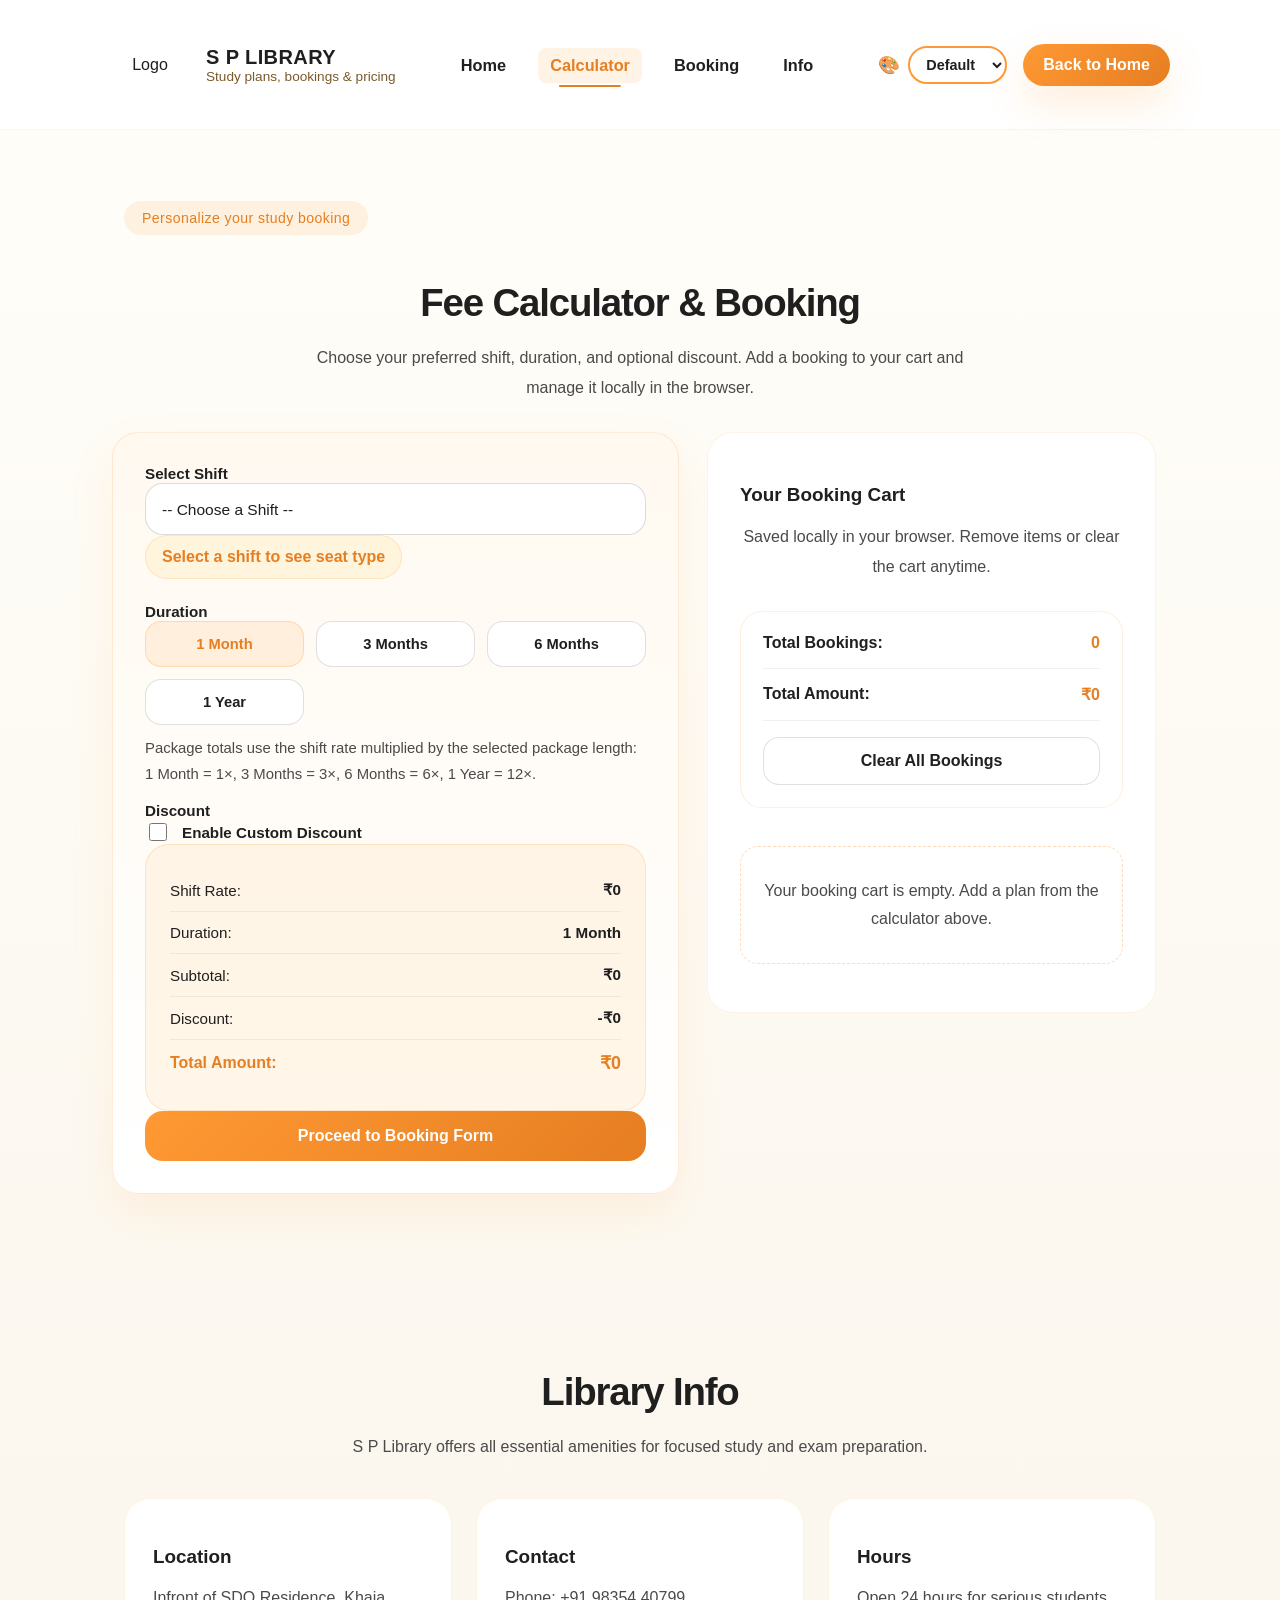
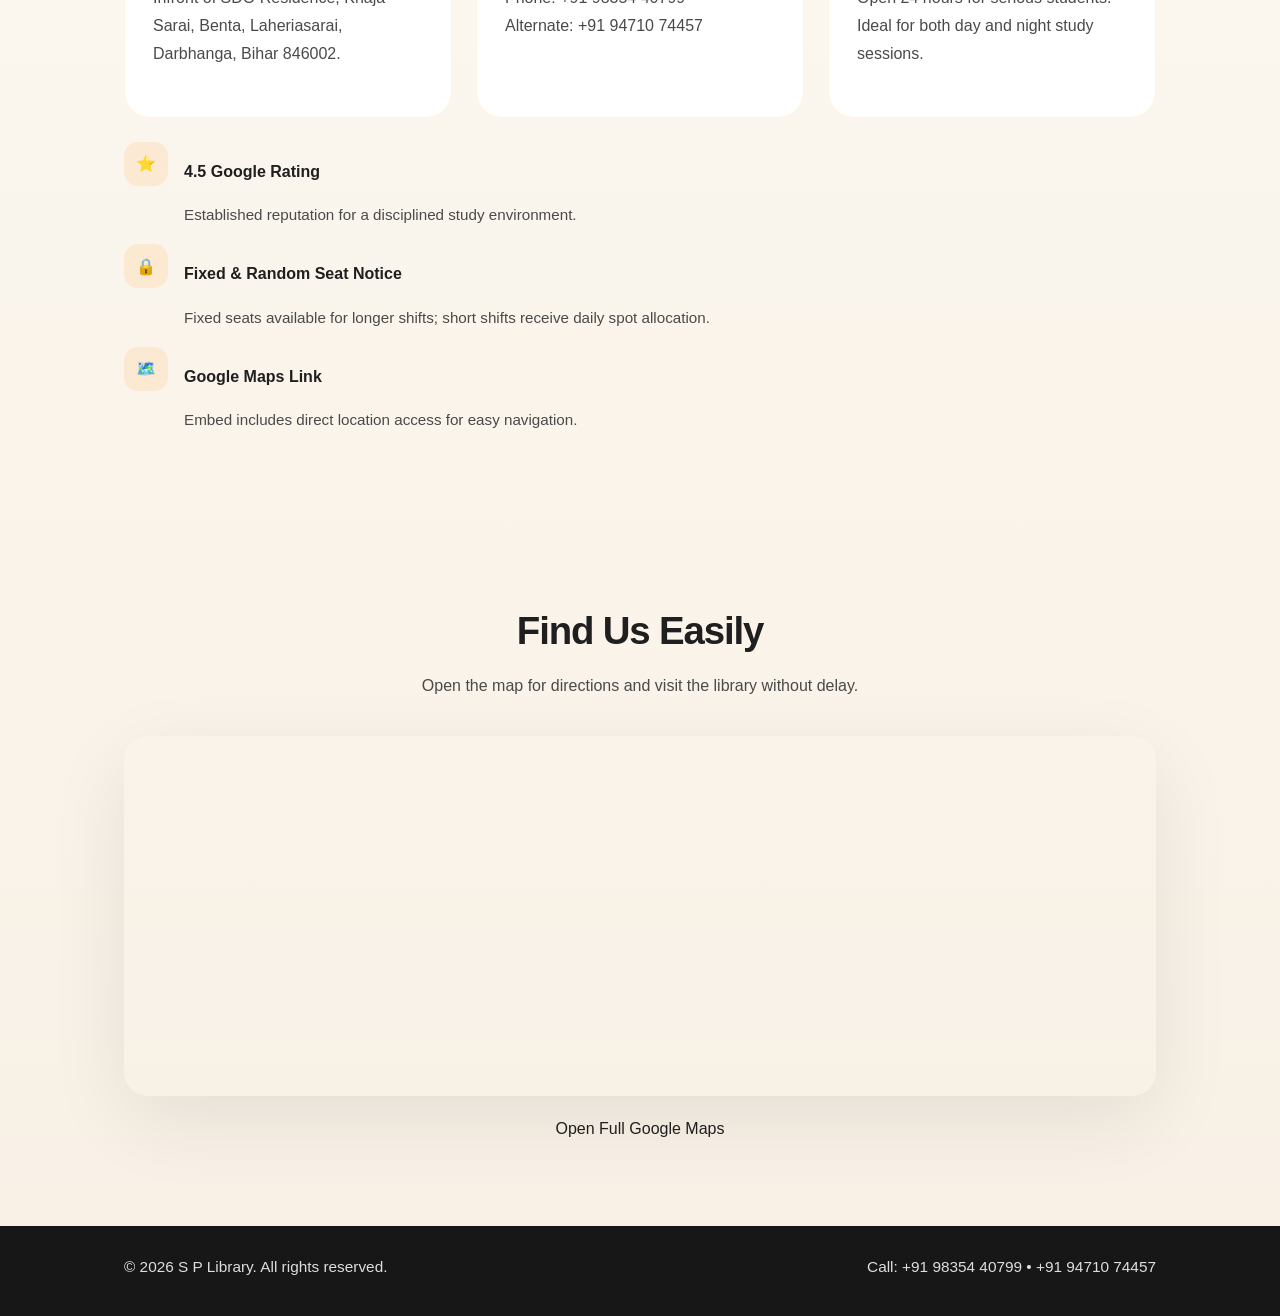
<file: calculator.html>
<!DOCTYPE html>
<html lang="en">
<head>
    <meta charset="UTF-8">
    <meta name="viewport" content="width=device-width, initial-scale=1.0">
    <title>Calculator | S P Library</title>
    <link rel="stylesheet" href="styles.css">
</head>
<body>
    <header class="header">
        <div class="container header-inner">
            <div class="brand">
                <div class="logo-box">Logo</div>
                <div>
                    <div class="site-name">S P LIBRARY</div>
                    <div style="font-size:.85rem; color: #7a5a2b;">Study plans, bookings & pricing</div>
                </div>
            </div>

            <nav class="nav" aria-label="Main navigation" id="main-nav">
                <a href="index.html">Home</a>
                <a href="#calculator">Calculator</a>
                <a href="#booking">Booking</a>
                <a href="#info">Info</a>
            </nav>

            <button class="hamburger" id="hamburger-btn" aria-label="Toggle navigation menu" aria-expanded="false">
                <span></span>
                <span></span>
                <span></span>
            </button>

            <div class="right-controls">
                <div class="theme-selector-wrapper">
                    <label class="theme-selector-label">🎨</label>
                    <select id="theme-selector">
                        <option value="default">Default</option>
                        <option value="dark">Dark</option>
                        <option value="pink">Pink</option>
                        <option value="skyblue">Sky</option>
                        <option value="baghwa">Orange</option>
                    </select>
                </div>
                <a class="cta-link" href="index.html">Back to Home</a>
            </div>
        </div>
    </header>

    <main>
        <section class="section" id="calculator">
            <div class="container">
                <span class="hero-badge">Personalize your study booking</span>
                <h2>Fee Calculator & Booking</h2>
                <p class="lead">Choose your preferred shift, duration, and optional discount. Add a booking to your cart and manage it locally in the browser.</p>
                <div class="hero-grid">
                    <div class="calculator-form card">
                        <div class="form-group">
                            <label for="shift-select">Select Shift</label>
                            <select id="shift-select" class="form-control">
                                <option value="">-- Choose a Shift --</option>
                                <option value="6-10|249|4|fixed">6 AM - 10 AM (4 hrs) · ₹249 · Fixed</option>
                                <option value="6-14|599|8|fixed">6 AM - 2 PM (8 hrs) · ₹599 · Fixed</option>
                                <option value="6-18|799|12|fixed">6 AM - 6 PM (12 hrs) · ₹799 · Fixed</option>
                                <option value="10-14|449|4|random">10 AM - 2 PM (4 hrs) · ₹449 · Random</option>
                                <option value="10-18|699|8|fixed">10 AM - 6 PM (8 hrs) · ₹699 · Fixed</option>
                                <option value="14-18|399|4|random">2 PM - 6 PM (4 hrs) · ₹399 · Random</option>
                                <option value="14-22|599|8|fixed">2 PM - 10 PM (8 hrs) · ₹599 · Fixed</option>
                                <option value="16-22|349|6|fixed">4 PM - 10 PM (6 hrs) · ₹349 · Fixed</option>
                                <option value="18-22|249|4|random">6 PM - 10 PM (4 hrs) · ₹249 · Random</option>
                                <option value="6-22|899|16|fixed">6 AM - 10 PM (16 hrs) · ₹899 · Fixed</option>
                                <option value="22-530|399|7.5|fixed">10 PM - 5:30 AM (7.5 hrs) · ₹399 · Fixed</option>
                            </select>
                        </div>
                        <div class="seat-info">
                            <div id="seat-type" class="seat-badge">Select a shift to see seat type</div>
                        </div>
                        <div class="form-group">
                            <label>Duration</label>
                            <div class="button-group">
                                <button class="duration-btn active" data-duration="30">1 Month</button>
                                <button class="duration-btn" data-duration="90">3 Months</button>
                                <button class="duration-btn" data-duration="180">6 Months</button>
                                <button class="duration-btn" data-duration="365">1 Year</button>
                            </div>
                            <p class="field-help">Package totals use the shift rate multiplied by the selected package length: 1 Month = 1×, 3 Months = 3×, 6 Months = 6×, 1 Year = 12×.</p>
                        </div>
                        <div class="form-group">
                            <label>Discount</label>
                            <div class="discount-config">
                                <input type="checkbox" id="use-discount" class="discount-checkbox">
                                <label for="use-discount" class="discount-label">Enable Custom Discount</label>
                            </div>
                            <div id="discount-inputs" class="discount-inputs hidden">
                                <input type="number" id="discount-percent" placeholder="Discount %" min="0" max="100" value="0">
                                <input type="text" id="discount-label" placeholder="Discount Name">
                            </div>
                        </div>
                        <div class="results-box">
                            <div class="result-row">
                                <span class="result-label">Shift Rate:</span>
                                <span id="daily-rate" class="result-value">₹0</span>
                            </div>
                            <div class="result-row">
                                <span class="result-label">Duration:</span>
                                <span id="duration-text" class="result-value">1 Month</span>
                            </div>
                            <div class="result-row">
                                <span class="result-label">Subtotal:</span>
                                <span id="subtotal" class="result-value">₹0</span>
                            </div>
                            <div id="discount-row" class="result-row hidden">
                                <span class="result-label" id="discount-label-display">Discount:</span>
                                <span id="discount-amount" class="result-value discount-amt">-₹0</span>
                            </div>
                            <div class="result-row total">
                                <span class="result-label">Total Amount:</span>
                                <span id="total-amount" class="result-value-total">₹0</span>
                            </div>
                        </div>
                        <button id="add-to-cart" class="btn-primary">Proceed to Booking Form</button>
                    </div>
                    <div class="card" id="booking">
                        <h3>Your Booking Cart</h3>
                        <p class="lead">Saved locally in your browser. Remove items or clear the cart anytime.</p>
                        <div id="booking-summary" class="booking-summary hidden">
                            <div class="summary-item">
                                <span>Total Bookings:</span>
                                <span id="total-bookings" class="summary-value">0</span>
                            </div>
                            <div class="summary-item">
                                <span>Total Amount:</span>
                                <span id="booking-total" class="summary-value">₹0</span>
                            </div>
                            <button id="clear-bookings" class="btn-secondary" style="width:100%;">Clear All Bookings</button>
                        </div>
                        <div id="booking-list" class="booking-list">
                            <p class="empty-message">No bookings yet. Add a plan from the calculator above.</p>
                        </div>
                    </div>
                </div>
            </div>
        </section>

        <section class="section" id="info">
            <div class="container">
                <h2>Library Info</h2>
                <p class="lead">S P Library offers all essential amenities for focused study and exam preparation.</p>
                <div class="grid-3">
                    <div class="card">
                        <h3>Location</h3>
                        <p>Infront of SDO Residence, Khaja Sarai, Benta, Laheriasarai, Darbhanga, Bihar 846002.</p>
                    </div>
                    <div class="card">
                        <h3>Contact</h3>
                        <p>Phone: +91 98354 40799<br>Alternate: +91 94710 74457</p>
                    </div>
                    <div class="card">
                        <h3>Hours</h3>
                        <p>Open 24 hours for serious students. Ideal for both day and night study sessions.</p>
                    </div>
                </div>
                <div class="feature-list" style="margin-top: 24px;">
                    <div class="feature-item">
                        <div class="feature-icon">⭐</div>
                        <div class="feature-content">
                            <h4>4.5 Google Rating</h4>
                            <p>Established reputation for a disciplined study environment.</p>
                        </div>
                    </div>
                    <div class="feature-item">
                        <div class="feature-icon">🔒</div>
                        <div class="feature-content">
                            <h4>Fixed & Random Seat Notice</h4>
                            <p>Fixed seats available for longer shifts; short shifts receive daily spot allocation.</p>
                        </div>
                    </div>
                    <div class="feature-item">
                        <div class="feature-icon">🗺️</div>
                        <div class="feature-content">
                            <h4>Google Maps Link</h4>
                            <p>Embed includes direct location access for easy navigation.</p>
                        </div>
                    </div>
                </div>
            </div>
        </section>

        <section class="section" id="map">
            <div class="container">
                <h2>Find Us Easily</h2>
                <p class="lead">Open the map for directions and visit the library without delay.</p>
                <iframe class="map-embed" src="https://www.google.com/maps/embed?pb=!1m18!1m12!1m3!1d3597.9847573821976!2d85.90579!3d26.123674!2m3!1f0!2f0!3f0!3m2!1i1024!2i768!4f13.1!3m3!1m2!1s0x39edb9327091d627%3A0x440876a55a5bb18f!2sS%20P%20LIBRARY!5e0!3m2!1sen!2sin!4v1234567890" allowfullscreen loading="lazy" referrerpolicy="no-referrer-when-downgrade"></iframe>
                <p class="text-center" style="margin-top:20px;"><a href="https://www.google.com/maps/place/S+P+LIBRARY/@26.1236741,85.9082912,731m/data=!3m2!1e3!4b1!4m6!3m5!1s0x39edb9327091d627:0x440876a55a5bb18f!8m2!3d26.1236741!4d85.9082912!16s%2Fg%2F11ygs88z9t" target="_blank" class="map-link">Open Full Google Maps</a></p>
            </div>
        </section>
    </main>

    <footer class="footer">
        <div class="container">
            <p>&copy; 2026 S P Library. All rights reserved.</p>
            <p>Call: +91 98354 40799 • +91 94710 74457</p>
        </div>
    </footer>
    <script src="hamburger.js"></script>
    <script src="navigation.js"></script>
    <script src="header-widgets.js"></script>
    <script src="script.js"></script>
</body>
</html>
</file>
<file: styles.css>
:root {
    --bhagwa: #FF9933;
    --bhagwa-dark: #E67E22;
    --gray-100: #F6F6F6;
    --gray-200: #EDEDED;
    --gray-400: #9E9E9E;
    --gray-600: #4A4A4A;
    --gray-900: #1F1F1F;
    --white: #FFFFFF;
    --shadow: 0 24px 80px rgba(0, 0, 0, 0.08);
    
    /* Theme Variables */
    --theme-primary: #FF9933;
    --theme-primary-dark: #E67E22;
    --theme-secondary: #7a5a2b;
    --theme-background: #fffef9;
    --theme-background-alt: #f8f0e5;
    --theme-text: #1F1F1F;
    --theme-text-light: #4A4A4A;
    --theme-card-bg: #FFFFFF;
    --theme-border: rgba(255, 153, 51, 0.12);
}

* {
    box-sizing: border-box;
}

html {
    scroll-behavior: smooth;
}

body {
    margin: 0;
    font-family: 'Inter', sans-serif;
    color: var(--theme-text);
    background: linear-gradient(180deg, var(--theme-background) 0%, var(--theme-background-alt) 100%);
}

img {
    max-width: 100%;
    display: block;
}

a {
    color: inherit;
    text-decoration: none;
}

button {
    font: inherit;
}

.container {
    width: min(1080px, calc(100% - 48px));
    max-width: 1080px;
    margin: 0 auto;
    padding-left: 24px;
    padding-right: 24px;
}

.header {
    background: rgba(255, 255, 255, 0.92);
    backdrop-filter: blur(16px);
    position: sticky;
    top: 1px;
    z-index: 50;
    border-bottom: 1px solid var(--theme-border);
    padding: 12px 0;
}

.header-inner {
    display: flex;
    align-items: center;
    justify-content: space-between;
    gap: 16px;
    padding: 12px 10px;
    flex-wrap: nowrap;
    min-height: 80px;
}

.logo-box {
    width: 80px;
    height: 80px;
    border-radius: 18px;
    display: grid;
    place-items: center;
    background: rgba(255, 255, 255, 0.78);
    overflow: hidden;
    flex-shrink: 0;
}

.logo-box img {
    width: 100%;
    height: 100%;
    object-fit: contain;
}

.brand {
    display: flex;
    align-items: center;
    gap: 16px;
    flex-shrink: 0;
}

.site-name {
    font-size: 1.25rem;
    font-weight: 900;
    letter-spacing: 0.02em;
    color: var(--gray-900);
}

.nav {
    display: flex;
    gap: 20px;
    align-items: center;
    flex: 1;
    margin: 0;
    position: relative;
    justify-content: center;
}

.nav a {
    color: var(--gray-700);
    font-weight: 600;
    font-size: 1.02rem;
    transition: all 0.3s ease;
    padding: 8px 12px;
    border-radius: 8px;
    position: relative;
}

.nav a::after {
    content: '';
    position: absolute;
    bottom: -4px;
    left: 50%;
    transform: translateX(-50%) scaleX(0);
    width: 60%;
    height: 2px;
    background: var(--theme-primary-dark);
    transition: transform 0.3s ease;
    border-radius: 1px;
}

.nav a:hover {
    color: var(--theme-primary-dark);
    background: rgba(255, 153, 51, 0.08);
    transform: translateY(-1px);
}

.nav a:hover::after {
    transform: translateX(-50%) scaleX(1);
}

.nav a.active {
    color: var(--theme-primary-dark);
    background: rgba(255, 153, 51, 0.12);
}

.nav a.active::after {
    transform: translateX(-50%) scaleX(1);
}

.nav .admin-link {
    color: var(--theme-primary-dark);
    font-weight: 700;
}

/* Hamburger Menu */
.hamburger {
    display: none;
    flex-direction: column;
    justify-content: center;
    align-items: center;
    background: none;
    border: none;
    cursor: pointer;
    gap: 6px;
    padding: 8px;
    transition: all 0.3s ease;
}

.hamburger span {
    display: block;
    width: 26px;
    height: 3px;
    background: var(--gray-700);
    border-radius: 2px;
    transition: all 0.3s ease;
}

.hamburger:hover span {
    background: var(--theme-primary-dark);
}

.hamburger.active span:nth-child(1) {
    transform: rotate(45deg) translate(12px, 12px);
}

.hamburger.active span:nth-child(2) {
    opacity: 0;
}

.hamburger.active span:nth-child(3) {
    transform: rotate(-45deg) translate(8px, -8px);
}

/* Tablet Navigation */
@media (max-width: 1024px) {
    .nav {
        gap: 16px;
    }

    .nav a {
        padding: 8px 10px;
        font-size: 0.95rem;
    }

    .right-controls {
        gap: 12px;
    }

    .cta-link {
        padding: 10px 16px;
        font-size: 0.85rem;
    }
}

/* Mobile Navigation */
@media (max-width: 768px) {
    .hamburger {
        display: flex;
    }

    .nav {
        display: none !important;
        position: fixed;
        top: 100%;
        left: 0;
        right: 0;
        background: var(--white);
        flex-direction: column;
        gap: 0;
        padding: 16px 0;
        border-bottom: 1px solid rgba(255, 153, 51, 0.16);
        box-shadow: 0 10px 30px rgba(0, 0, 0, 0.1);
        z-index: 999;
        justify-content: flex-start;
        flex: none;
    }

    .nav.active {
        display: flex !important;
    }

    .nav a {
        padding: 14px 20px;
        border-radius: 0;
        font-size: 0.95rem;
        border-bottom: 1px solid rgba(255, 153, 51, 0.08);
    }

    .nav a:last-child {
        border-bottom: none;
    }

    .nav a::after {
        display: none;
    }

    .nav a:hover {
        background: rgba(255, 153, 51, 0.1);
        transform: none;
    }

    .header-inner {
        flex-wrap: nowrap;
        gap: 12px;
        min-height: auto;
    }

    .right-controls {
        order: 3;
        gap: 8px;
        display: flex;
        align-items: center;
        flex-shrink: 0;
        padding: 0;
    }

    .right-controls .theme-selector-wrapper {
        display: none;
    }

    .right-controls .theme-selector-label {
        font-size: 1rem;
    }

    .cta-link {
        padding: 10px 14px;
        font-size: 0.85rem;
        white-space: nowrap;
    }

    .cta-link.primary {
        padding: 10px 16px;
    }

    .logo-box {
        width: 60px;
        height: 60px;
    }

    .site-name {
        font-size: 1rem;
    }
}

/* Small Mobile (Below 640px) */
@media (max-width: 640px) {
    .header {
        padding: 8px 0;
    }

    .header-inner {
        padding: 8px 8px;
        gap: 8px;
    }

    .logo-box {
        width: 50px;
        height: 50px;
    }

    .site-name {
        font-size: 0.95rem;
    }

    .site-name + div {
        font-size: 0.7rem !important;
    }

    .brand {
        gap: 10px;
    }

    .hamburger {
        padding: 4px;
    }

    .hamburger span {
        width: 22px;
        height: 2px;
    }

    .right-controls {
        gap: 6px;
    }

    .cta-link {
        padding: 8px 12px;
        font-size: 0.8rem;
    }

    .nav a {
        padding: 12px 16px;
        font-size: 0.9rem;
    }
}

.hero-content {
    max-width: 680px;
    margin: 0 auto;
    text-align: center;
}

.hero-badge {
    display: inline-flex;
    align-items: center;
    gap: 10px;
    padding: 10px 18px;
    border-radius: 999px;
    background: rgba(255, 153, 51, 0.12);
    color: var(--theme-primary-dark);
    line-height: 1.02;
    letter-spacing: -0.05em;
    margin-bottom: 24px;
}

.hero-title span {
    color: var(--theme-primary-dark);
}

.hero-sanskrit {
    font-family: 'Noto Sans Devanagari', 'Mangal', 'Arial', sans-serif;
    text-align: center;
}

/* Sanskrit shloka styling for the hero */
.hero-shloka{
    display: flex;
    flex-direction: column;
    align-items: center;
    gap: 10px;
    margin-bottom: 8px;
    position: relative;
}

/* Decorative frame elements */
.hero-shloka::before {
    content: '✧ नमस्ते ✧';
    display: block;
    font-size: 1.8rem;
    color: var(--theme-primary-dark);
    margin-bottom: 8px;
    font-weight: 900;
    letter-spacing: 0.3em;
    animation: shloka-float 3s ease-in-out infinite;
}

.shloka-text{
    font-family: 'Noto Serif', 'Noto Sans Devanagari', serif;
    font-size: clamp(1.6rem, 4.8vw, 2.8rem);
    color: var(--theme-primary-dark);
    font-weight: 900;
    letter-spacing: -0.02em;
    text-align: center;
    padding: 24px 32px;
    border-radius: 999px;
    background: linear-gradient(135deg, rgba(255,243,225,0.95) 0%, rgba(255,250,240,0.7) 100%);
    box-shadow: 0 16px 40px rgba(230,126,34,0.12),
                inset 0 1px 0 rgba(255, 255, 255, 0.6);
    /* Cultural aesthetic frame */
    border: 3px solid var(--theme-primary-dark);
    position: relative;
    animation: shloka-glow 4s ease-in-out infinite;
    overflow: hidden;
}

/* Inner decorative glow */
.shloka-text::before {
    content: '';
    position: absolute;
    inset: 0;
    background: radial-gradient(circle at 20% 50%, rgba(255, 153, 51, 0.1), transparent),
                radial-gradient(circle at 80% 50%, rgba(230, 126, 34, 0.1), transparent);
    pointer-events: none;
    border-radius: 999px;
}

.shloka-text::after {
    content: '';
    position: absolute;
    inset: 3px;
    border: 1px dotted var(--theme-primary-dark);
    border-radius: 999px;
    opacity: 0.3;
    pointer-events: none;
}

@keyframes shloka-glow {
    0%, 100% { 
        box-shadow: 0 16px 40px rgba(230,126,34,0.12),
                    inset 0 1px 0 rgba(255, 255, 255, 0.6);
    }
    50% { 
        box-shadow: 0 20px 60px rgba(230,126,34,0.2),
                    inset 0 1px 0 rgba(255, 255, 255, 0.8);
    }
}

@keyframes shloka-float {
    0%, 100% { transform: translateY(0px); opacity: 0.7; }
    50% { transform: translateY(-4px); opacity: 1; }
}
.shloka-meaning{
    font-size: 1.15rem;
    color: var(--gray-600);
    max-width: 720px;
    text-align: center;
    font-style: italic;
    margin-top: 12px;
    padding: 18px 28px;
    background: linear-gradient(135deg, rgba(255,243,225,0.6) 0%, rgba(255,250,240,0.4) 100%);
    border: 2px solid rgba(230,126,34,0.25);
    border-radius: 12px;
    line-height: 1.6;
    font-weight: 500;
}

.hero-title{
    margin-top: 14px;
}

/* Notice Section Styles */
.hero-notices {
    display: grid;
    gap: 16px;
    margin-bottom: 32px;
    animation: notices-slideIn 0.6s ease-out;
}

@keyframes notices-slideIn {
    from { opacity: 0; transform: translateY(-10px); }
    to { opacity: 1; transform: translateY(0); }
}

.notices-grid {
    display: grid;
    grid-template-columns: repeat(auto-fit, minmax(280px, 1fr));
    gap: 16px;
}

.floating-whatsapp, .floating-call { display: none !important; }

.notice-title::before {
    content: '📢';
    font-size: 1.2rem;
}

.notice-content {
    font-size: 0.95rem;
    color: var(--theme-text);
    line-height: 1.5;
    margin: 0;
}

.notice-meta {
    font-size: 0.85rem;
    color: var(--theme-text-light);
    margin-top: 10px;
    font-style: italic;
}

/* Theme Selector */
.theme-selector-wrapper {
    display: flex;
    align-items: center;
    gap: 12px;
}

.theme-selector-label {
    font-size: 0.9rem;
    font-weight: 600;
    color: var(--gray-600);
}

#theme-selector {
    padding: 8px 12px;
    border-radius: 999px;
    border: 2px solid var(--theme-primary);
    background: var(--white);
    color: var(--theme-text);
    font-weight: 600;
    font-size: 0.9rem;
    cursor: pointer;
    transition: all 0.3s ease;
}

#theme-selector:hover {
    box-shadow: 0 6px 16px rgba(255, 153, 51, 0.18);
}

.hero-text {
    font-size: 1rem;
    line-height: 1.9;
    color: var(--gray-600);
    margin: 0 auto 32px;
    max-width: 680px;
}

.hero-buttons {
    display: flex;
    flex-wrap: wrap;
    gap: 14px;
    justify-content: center;
}

.right-controls {
    display: flex;
    gap: 16px;
    align-items: center;
    flex-shrink: 0;
}

.right-controls .theme-selector-wrapper {
    display: flex;
    align-items: center;
    gap: 8px;
}

.right-controls .theme-selector-label {
    font-size: 1.1rem;
    font-weight: 600;
}

.cta-link {
    display: inline-flex;
    align-items: center;
    justify-content: center;
    padding: 12px 20px;
    border-radius: 999px;
    background: linear-gradient(135deg, var(--theme-primary), var(--theme-primary-dark));
    color: var(--white);
    font-weight: 700;
    box-shadow: 0 18px 40px rgba(255, 153, 51, 0.18);
    transition: all 0.3s ease;
}

.cta-link:hover {
    transform: translateY(-2px);
    box-shadow: 0 24px 50px rgba(255, 153, 51, 0.25);
}

.cta-link.primary {
    padding: 12px 24px;
    border-radius: 20px;
    background: linear-gradient(135deg, #ff5f8b, #ff3b6b);
    color: #fff;
    box-shadow: 0 10px 30px rgba(255, 59, 107, 0.12);
}

.hero-visual {
    min-height: 460px;
    border-radius: 32px;
    overflow: hidden;
    display: grid;
    place-items: center;
    box-shadow: var(--shadow);
    background: radial-gradient(circle at top left, rgba(255, 153, 51, 0.18), transparent 34%),
                radial-gradient(circle at bottom right, rgba(230, 126, 34, 0.15), transparent 32%),
                linear-gradient(180deg, #ffffff 0%, #fff8ef 100%);
}

.hero-visual img {
    width: 100%;
    height: 100%;
    object-fit: cover;
    border-radius: 28px;
    box-shadow: 0 30px 90px rgba(0, 0, 0, 0.08);
}

.hero-visual { position: relative; }
.hero-visual-overlay{
    position: absolute; inset: 0; border-radius: 28px;
    background: linear-gradient(180deg, rgba(255,255,255,0.0) 0%, rgba(255,247,238,0.35) 70%);
    pointer-events: none;
}

.hero-links {
    display: flex;
    flex-wrap: wrap;
    justify-content: center;
    gap: 14px;
    margin-top: 26px;
}

.hero-secondary {
    display: inline-flex;
    align-items: center;
    gap: 10px;
    padding: 12px 20px;
    border-radius: 999px;
    background: #ffffff;
    color: var(--bhagwa-dark);
    border: 1px solid rgba(230, 126, 34, 0.15);
    box-shadow: 0 16px 45px rgba(255, 153, 51, 0.10);
    font-weight: 700;
}

.hero-secondary:hover {
    transform: translateY(-1px);
}

.hero-icon {
    font-size: 1.05rem;
}

.floating-whatsapp {
    position: fixed;
    right: 20px;
    bottom: 24px;
    z-index: 60;
    display: inline-flex;
    align-items: center;
    justify-content: center;
    padding: 14px 18px;
    border-radius: 999px;
    background: linear-gradient(135deg, #2eb82e, #25d366);
    color: #ffffff;
    font-weight: 700;
    box-shadow: 0 22px 50px rgba(0, 0, 0, 0.16);
    text-decoration: none;
}

.floating-whatsapp:hover {
    transform: translateY(-1px);
}

/* Floating call button (above WhatsApp) */
.floating-call {
    position: fixed;
    right: 20px;
    bottom: 88px;
    z-index: 60;
    display: inline-flex;
    align-items: center;
    justify-content: center;
    gap: 8px;
    padding: 14px 18px;
    min-width: 140px;
    border-radius: 999px;
    background: linear-gradient(135deg, #2196F3, #0D47A1);
    color: var(--white);
    font-weight: 800;
    font-size: 1rem;
    box-shadow: 0 22px 50px rgba(0, 0, 0, 0.16);
    text-decoration: none;
}

.floating-call span:first-child { display:inline-block; transform: translateY(1px); }

.floating-call:hover { transform: translateY(-1px); }

.section {
    padding: 72px 0;
}

.section h2 {
    text-align: center;
    margin-left: auto;
    margin-right: auto;
}

.section p.lead {
    text-align: center;
    margin-left: auto;
    margin-right: auto;
}

.section-highlight {
    max-width: 1120px;
    margin: 0 auto;
    background: linear-gradient(180deg, rgba(255, 243, 225, 0.95), #fffaf0);
    border: 1px solid rgba(255, 153, 51, 0.16);
    border-radius: 32px;
    padding: 36px 32px;
}

@media (max-width: 960px) {
    .hero-inner {
        grid-template-columns: 1fr;
        gap: 32px;
    }

    .hero-visual {
        min-height: 340px;
    }
}

@media (max-width: 720px) {
    .header-inner,
    .hero-content,
    .section-highlight,
    .container {
        padding-left: 0;
        padding-right: 0;
    }

    .nav {
        display: flex;
        gap: 18px;
        align-items: center;
    }

    .right-controls {
        display: flex;
        gap: 12px;
        align-items: center;
    }

    .right-controls .theme-selector-wrapper {
        display: flex;
        align-items: center;
        gap: 6px;
    }

    .right-controls .theme-selector-label { font-size: 1.05rem }

    .cta-link.primary {
        padding: 10px 18px;
        border-radius: 20px;
        background: linear-gradient(135deg,#ff5f8b,#ff3b6b);
        color: #fff;
        box-shadow: 0 10px 30px rgba(255,59,107,0.12);
    }

    .hero-title {
        font-size: clamp(2.6rem, 10vw, 3.6rem);
    }

    .hero-text,
    .hero-buttons,
    .hero-links {
        justify-content: center;
    }

    .plan-grid,
    .grid-3 {
        grid-template-columns: 1fr;
    }

    .nav {
        justify-content: center;
    }
}


.section h2 {
    font-size: clamp(2.2rem, 3vw, 3.35rem);
    margin-bottom: 18px;
    letter-spacing: -0.03em;
}

.section p.lead {
    max-width: 740px;
    color: var(--gray-600);
    line-height: 1.85;
    margin-bottom: 36px;
    font-size: 1rem;
}

.grid-3 {
    display: grid;
    grid-template-columns: repeat(3, minmax(0, 1fr));
    gap: 24px;
}

.card {
    background: var(--theme-card-bg);
    border-radius: 26px;
    padding: 28px;
    border: 1px solid var(--theme-border);
    min-height: 220px;
}

.card h3 {
    font-size: 1.18rem;
    margin-bottom: 14px;
}

.card p {
    color: var(--gray-600);
    line-height: 1.75;
}

.feature-list {
    display: grid;
    gap: 16px;
}

.feature-item {
    display: flex;
    gap: 16px;
    align-items: flex-start;
}

.feature-icon {
    min-width: 44px;
    width: 44px;
    height: 44px;
    border-radius: 14px;
    background: rgba(255, 153, 51, 0.14);
    display: grid;
    place-items: center;
    color: var(--theme-primary-dark);
    }

    .feature-content p {
        margin: 0;
        color: var(--gray-600);
        line-height: 1.7;
        font-size: 0.95rem;
    }

    .plan-grid {
        display: grid;
        grid-template-columns: repeat(auto-fit, minmax(240px, 1fr));
        gap: 18px;
        align-items: stretch;
    }

    .plan-card {
        border-radius: 18px;
        border: 1px solid rgba(255, 153, 51, 0.12);
        padding: 20px;
        box-shadow: 0 12px 30px rgba(255, 153, 51, 0.06);
        display: flex;
        flex-direction: column;
        justify-content: space-between;
        min-height: 100px;
        background: linear-gradient(180deg, rgba(255,255,255,0.98), rgba(255,250,245,0.95));
    }

.plan-card h4 {
    margin-top: 0;
    margin-bottom: 12px;
    font-size: 1rem;
}

.plan-card span {
    display: inline-flex;
    padding: 8px 12px;
    border-radius: 999px;
    background: rgba(255, 153, 51, 0.12);
    color: var(--bhagwa-dark);
    font-weight: 700;
    font-size: 0.86rem;
}

#calculator h2,
#calculator h3 {
    color: var(--gray-900);
}

#calculator .hero-grid {
    display: grid;
    grid-template-columns: 1.2fr 0.95fr;
    gap: 28px;
    align-items: start;
    margin-left: -12px;
}

#calculator .card {
    padding: 32px;
}

#calculator .calculator-form {
    background: linear-gradient(180deg, #fff9f0, #ffffff);
    border: 1px solid rgba(255, 153, 51, 0.18);
    box-shadow: 0 20px 45px rgba(255, 153, 51, 0.10);
}

#calculator .booking-summary {
    background: rgba(255, 255, 255, 0.95);
    border-radius: 22px;
    padding: 22px;
    margin-bottom: 22px;
    border: 1px solid rgba(255, 153, 51, 0.16);
}

#calculator .lead {
    max-width: 680px;
    color: var(--gray-600);
    margin-bottom: 30px;
}

#calculator .map-link {
    display: inline-flex;
    align-items: center;
    justify-content: center;
    margin: 0 auto;
    padding: 12px 20px;
    border-radius: 999px;
    background: #ffffff;
    color: var(--bhagwa-dark);
    box-shadow: 0 18px 40px rgba(255, 153, 51, 0.14);
    border: 1px solid rgba(255, 153, 51, 0.16);
    text-decoration: none;
    font-weight: 700;
}

#calculator .map-link:hover {
    background: rgba(255, 244, 229, 0.95);
}

.field-help {
    margin-top: 10px;
    font-size: 0.93rem;
    color: var(--gray-600);
    line-height: 1.6;
}

#calculator .hero-badge {
    font-size: 0.88rem;
    letter-spacing: 0.03em;
    margin-bottom: 14px;
}

#calculator .summary-item {
    display: grid;
    gap: 10px;
    margin-bottom: 22px;
}

#calculator label {
    font-weight: 700;
    color: var(--gray-800);
    font-size: 0.95rem;
}

#calculator .form-control {
    width: 100%;
    min-height: 52px;
    border: 1px solid rgba(0, 0, 0, 0.14);
    border-radius: 18px;
    padding: 0 16px;
    font-size: 0.97rem;
    background: #fff;
    color: var(--gray-900);
    appearance: none;
}

.form-card {
    background: var(--theme-card-bg);
    border: 1px solid var(--theme-border);
    box-shadow: var(--shadow);
    padding: 32px;
}

.booking-form-grid {
    display: grid;
    grid-template-columns: minmax(0, 1.2fr) minmax(320px, 0.85fr);
    gap: 28px;
    align-items: start;
}

.booking-form-row {
    display: grid;
    gap: 10px;
    margin-bottom: 18px;
}

.booking-form-row label {
    font-weight: 700;
    color: var(--gray-800);
}

.booking-form-row input,
.booking-form-row select,
.booking-form-row textarea {
    width: 100%;
    border: 1px solid rgba(0, 0, 0, 0.14);
    border-radius: 18px;
    padding: 14px 16px;
    font-size: 0.95rem;
    background: #fff;
    color: var(--gray-900);
}

.booking-summary-card {
    background: rgba(255, 255, 255, 0.92);
    border: 1px solid var(--theme-border);
    padding: 28px;
}

.booking-summary-card h3 {
    margin-top: 0;
}

.booking-summary-item {
    display: flex;
    justify-content: space-between;
    gap: 12px;
    margin-bottom: 16px;
    color: var(--gray-700);
}

.btn-success {
    width: 100%;
    padding: 16px 0;
    border-radius: 18px;
    border: none;
    background: linear-gradient(135deg, var(--bhagwa), var(--bhagwa-dark));
    color: var(--white);
    font-size: 1rem;
    font-weight: 800;
    cursor: pointer;
    transition: transform 0.2s ease, box-shadow 0.2s ease;
}

.btn-success:hover {
    transform: translateY(-1px);
    box-shadow: 0 16px 35px rgba(255, 153, 51, 0.24);
}

.confirmation-card {
    background: rgba(238, 250, 255, 0.95);
    border: 1px solid rgba(37, 123, 255, 0.18);
    border-radius: 24px;
    padding: 24px;
    color: var(--gray-800);
}

.text-center {
    text-align: center;
}

#calculator .seat-info {
    margin-bottom: 24px;
}

#calculator .seat-badge {
    display: inline-flex;
    align-items: center;
    gap: 10px;
    padding: 12px 16px;
    border-radius: 999px;
    border: 1px solid rgba(255, 153, 51, 0.18);
    background: rgba(255, 242, 217, 0.85);
    color: var(--bhagwa-dark);
    font-weight: 700;
}

#calculator .seat-badge.random {
    border-color: rgba(231, 76, 60, 0.15);
    background: rgba(246, 187, 184, 0.18);
    color: #a02a22;
}

#calculator .button-group {
    display: grid;
    grid-template-columns: repeat(auto-fit, minmax(140px, 1fr));
    gap: 12px;
}

#calculator .duration-btn {
    border: 1px solid rgba(0, 0, 0, 0.12);
    border-radius: 16px;
    background: #fff;
    padding: 14px 12px;
    font-size: 0.92rem;
    font-weight: 700;
    color: var(--gray-700);
    transition: all 0.2s ease;
    cursor: pointer;
}

#calculator .duration-btn:hover {
    transform: translateY(-1px);
    box-shadow: 0 10px 22px rgba(0, 0, 0, 0.08);
}

#calculator .duration-btn.active {
    background: rgba(255, 153, 51, 0.12);
    border-color: rgba(255, 153, 51, 0.28);
    color: var(--bhagwa-dark);
}

#calculator .discount-config {
    display: flex;
    align-items: center;
    gap: 12px;
}

#calculator .discount-checkbox {
    width: 18px;
    height: 18px;
    accent-color: var(--bhagwa-dark);
}

#calculator .discount-inputs {
    display: grid;
    grid-template-columns: 1fr 1fr;
    gap: 12px;
    margin-top: 12px;
}

#calculator .discount-inputs.hidden {
    display: none;
}

#calculator .discount-inputs input {
    width: 100%;
    border: 1px solid rgba(0, 0, 0, 0.12);
    border-radius: 16px;
    padding: 14px 16px;
    font-size: 0.95rem;
    background: #fff;
}

#calculator .results-box {
    background: rgba(255, 205, 128, 0.16);
    border: 1px solid rgba(255, 153, 51, 0.22);
    border-radius: 24px;
    padding: 24px;
}

#calculator .result-row {
    display: flex;
    justify-content: space-between;
    align-items: center;
    gap: 20px;
    padding: 12px 0;
    border-bottom: 1px solid rgba(0, 0, 0, 0.06);
    font-size: 0.95rem;
}

#calculator .result-row:last-child {
    border-bottom: none;
}

#calculator .result-row.total {
    font-size: 1rem;
    font-weight: 800;
    color: var(--bhagwa-dark);
}

#calculator .result-label {
    color: var(--gray-700);
}

#calculator .result-value {
    font-weight: 700;
}

#calculator .result-value-total {
    font-size: 1.12rem;
    color: var(--bhagwa-dark);
}

#calculator .btn-primary {
    width: 100%;
    padding: 16px 0;
    border-radius: 18px;
    border: none;
    background: linear-gradient(135deg, var(--bhagwa), var(--bhagwa-dark));
    color: var(--white);
    font-size: 1rem;
    font-weight: 800;
    cursor: pointer;
    transition: transform 0.2s ease, box-shadow 0.2s ease;
}

#calculator .btn-primary:hover {
    transform: translateY(-1px);
    box-shadow: 0 16px 35px rgba(255, 153, 51, 0.24);
}

#calculator .btn-secondary {
    width: 100%;
    padding: 14px 0;
    border-radius: 16px;
    border: 1px solid rgba(0, 0, 0, 0.12);
    background: #fff;
    color: var(--gray-900);
    font-weight: 700;
    cursor: pointer;
    transition: background 0.2s ease, transform 0.2s ease;
}

#calculator .btn-secondary:hover {
    background: rgba(255, 153, 51, 0.08);
    transform: translateY(-1px);
}

#calculator .booking-list {
    display: grid;
    gap: 16px;
    margin-top: 16px;
}

#calculator .booking-item {
    display: grid;
    grid-template-columns: 1fr auto;
    gap: 18px;
    align-items: center;
    padding: 18px;
    border-radius: 22px;
    border: 1px solid rgba(255, 153, 51, 0.18);
    background: #fff;
}

#calculator .booking-details {
    display: grid;
    gap: 6px;
}

#calculator .booking-shift {
    font-weight: 800;
    color: var(--gray-900);
}

#calculator .booking-meta {
    color: var(--gray-600);
    font-size: 0.92rem;
}

#calculator .booking-price {
    font-weight: 800;
    color: var(--bhagwa-dark);
    font-size: 1rem;
    text-align: right;
}

#calculator .booking-remove {
    border: none;
    background: rgba(255, 153, 51, 0.14);
    color: var(--bhagwa-dark);
    border-radius: 16px;
    padding: 10px 16px;
    font-weight: 700;
    cursor: pointer;
}

#calculator .booking-remove:hover {
    background: rgba(255, 153, 51, 0.24);
}

#calculator .summary-item {
    display: flex;
    justify-content: space-between;
    gap: 12px;
    margin-bottom: 16px;
    padding-bottom: 16px;
    border-bottom: 1px solid rgba(0, 0, 0, 0.06);
    color: var(--gray-700);
    font-weight: 700;
}

#calculator .summary-value {
    color: var(--bhagwa-dark);
}

#calculator .empty-message {
    padding: 30px 18px;
    background: rgba(255, 255, 255, 0.85);
    border-radius: 18px;
    border: 1px dashed rgba(255, 153, 51, 0.35);
    color: var(--gray-600);
    text-align: center;
}

@media (max-width: 1024px) {
    #calculator .hero-grid {
        grid-template-columns: 1fr;
    }

    #calculator .button-group {
        grid-template-columns: repeat(2, minmax(0, 1fr));
    }
}

.cta-grid {
    display: grid;
    grid-template-columns: 1fr auto;
    gap: 18px;
    align-items: center;
}

.section-highlight {
    background: linear-gradient(180deg, rgba(255, 153, 51, 0.12), rgba(255, 255, 255, 0.9));
    border-radius: 32px;
    padding: 46px 32px;
    border: 1px solid rgba(255, 153, 51, 0.16);
}

.map-embed {
    width: 100%;
    border: none;
    border-radius: 24px;
    min-height: 360px;
    box-shadow: var(--shadow);
}

.section-footer {
    text-align: center;
    padding: 34px 0 18px;
    color: var(--gray-600);
}

.footer {
    background: #171717;
    color: rgba(255, 255, 255, 0.86);
    padding: 32px 0 40px;
}

.footer .container {
    display: flex;
    justify-content: space-between;
    align-items: flex-start;
    gap: 24px;
    flex-wrap: wrap;
}

.footer-grid {
    display: grid;
    grid-template-columns: repeat(3, minmax(220px, 1fr));
    gap: 28px;
    width: 100%;
}

.footer-col h3 {
    margin-top: 0;
    font-size: 1.1rem;
    color: #ffffff;
    margin-bottom: 12px;
}

.footer-col p {
    color: rgba(255, 255, 255, 0.78);
    line-height: 1.8;
    margin: 0 0 12px;
    font-size: 0.96rem;
}

.footer-col a {
    color: #90caf9;
    text-decoration: none;
}

.footer-col a:hover {
    text-decoration: underline;
}

.footer-bottom {
    width: 100%;
    border-top: 1px solid rgba(255, 255, 255, 0.12);
    margin-top: 24px;
    padding-top: 18px;
    display: flex;
    justify-content: center;
}

.footer p {
    margin: 0;
    font-size: 0.96rem;
}

@media (max-width: 1024px) {
    .hero-grid,
    .plan-grid,
    .grid-3 {
        grid-template-columns: 1fr;
    }

    .cta-grid {
        grid-template-columns: 1fr;
    }
}

@media (max-width: 720px) {
    .header-inner {
        flex-direction: column;
        align-items: stretch;
    }

    .nav {
        justify-content: center;
    }

    .hero {
        padding-top: 50px;
    }

    .hero-visual {
        min-height: 300px;
    }

    .card,
    .plan-card,
    .section-highlight {
        padding: 22px;
    }
}

@media (max-width: 540px) {
    .hero-title {
        font-size: 2.4rem;
    }

    .hero-text {
        font-size: 0.96rem;
    }

    .nav {
        gap: 12px;
    }

    .nav a {
        font-size: 0.88rem;
    }

    .logo-box {
        width: 54px;
        height: 54px;
    }
}

.students-management {
    margin-top: 20px;
}

.management-actions {
    display: flex;
    flex-wrap: wrap;
    gap: 14px;
    margin-bottom: 24px;
}

.btn-secondary {
    padding: 12px 20px;
    border-radius: 16px;
    border: 1px solid rgba(0, 0, 0, 0.12);
    background: #fff;
    color: var(--gray-900);
    font-weight: 700;
    cursor: pointer;
    transition: all 0.2s ease;
}

.btn-secondary:hover {
    background: rgba(255, 153, 51, 0.08);
    transform: translateY(-1px);
    box-shadow: 0 8px 20px rgba(255, 153, 51, 0.12);
}

.btn-danger {
    padding: 12px 20px;
    border-radius: 16px;
    border: 1px solid rgba(220, 53, 69, 0.24);
    background: rgba(220, 53, 69, 0.08);
    color: #c82333;
    font-weight: 700;
    cursor: pointer;
    transition: all 0.2s ease;
}

.btn-danger:hover {
    background: rgba(220, 53, 69, 0.16);
    transform: translateY(-1px);
}

.students-list {
    display: grid;
    grid-template-columns: repeat(auto-fill, minmax(320px, 1fr));
    gap: 20px;
}

.student-card {
    background: var(--white);
    border: 1px solid rgba(255, 153, 51, 0.16);
    border-radius: 24px;
    padding: 22px;
    box-shadow: 0 12px 32px rgba(0, 0, 0, 0.06);
    transition: transform 0.2s ease, box-shadow 0.2s ease;
}

.student-card:hover {
    transform: translateY(-2px);
    box-shadow: 0 18px 45px rgba(0, 0, 0, 0.10);
}

.student-header {
    display: flex;
    align-items: center;
    justify-content: space-between;
    gap: 12px;
    margin-bottom: 16px;
    padding-bottom: 12px;
    border-bottom: 1px solid rgba(0, 0, 0, 0.06);
}

.student-header h4 {
    margin: 0;
    color: var(--gray-900);
    font-size: 1.15rem;
    flex: 1;
}

.btn-delete {
    width: 32px;
    height: 32px;
    border-radius: 50%;
    border: 1px solid rgba(220, 53, 69, 0.24);
    background: rgba(220, 53, 69, 0.08);
    color: #c82333;
    font-weight: 700;
    cursor: pointer;
    transition: all 0.2s ease;
}

.btn-delete:hover {
    background: rgba(220, 53, 69, 0.16);
}

.student-details {
    display: grid;
    gap: 10px;
}

.student-details p {
    margin: 0;
    font-size: 0.9rem;
    color: var(--gray-700);
    line-height: 1.6;
}

.student-details strong {
    color: var(--gray-900);
    font-weight: 700;
}

/* Admin login split layout and shloka styles */
.admin-panel{
    display: grid;
    grid-template-columns: 1fr 420px;
    gap: 28px;
    align-items: center;
    margin: 36px 0;
}
.admin-left{
    padding: 28px 24px;
}
.admin-right{
    display: flex;
    justify-content: center;
}
.admin-shloka-text{
    font-family: 'Noto Serif', 'Noto Sans Devanagari', serif;
    font-size: clamp(1.6rem, 3.6vw, 2.2rem);
    color: var(--bhagwa-dark);
    font-weight: 900;
    margin: 0 0 8px 0;
}
.admin-shloka-meaning{
    margin: 0 0 16px 0;
    color: var(--gray-600);
    font-style: italic;
}
.admin-guidance h3{
    margin-top: 8px;
    margin-bottom: 8px;
    color: var(--gray-900);
}
.admin-guidance p{
    color: var(--gray-600);
    line-height: 1.7;
}
.login-card.elevated{
    border: none;
    padding: 32px;
    border-radius: 18px;
    background: linear-gradient(180deg, #ffffff, #fffaf6);
    box-shadow: 0 30px 80px rgba(111,66,13,0.08);
    max-width: 420px;
}
.login-card h2{margin-top:0}

@media (max-width: 880px){
    .admin-panel{grid-template-columns: 1fr;}
    .admin-left{order:2}
    .admin-right{order:1}
}
</file>
